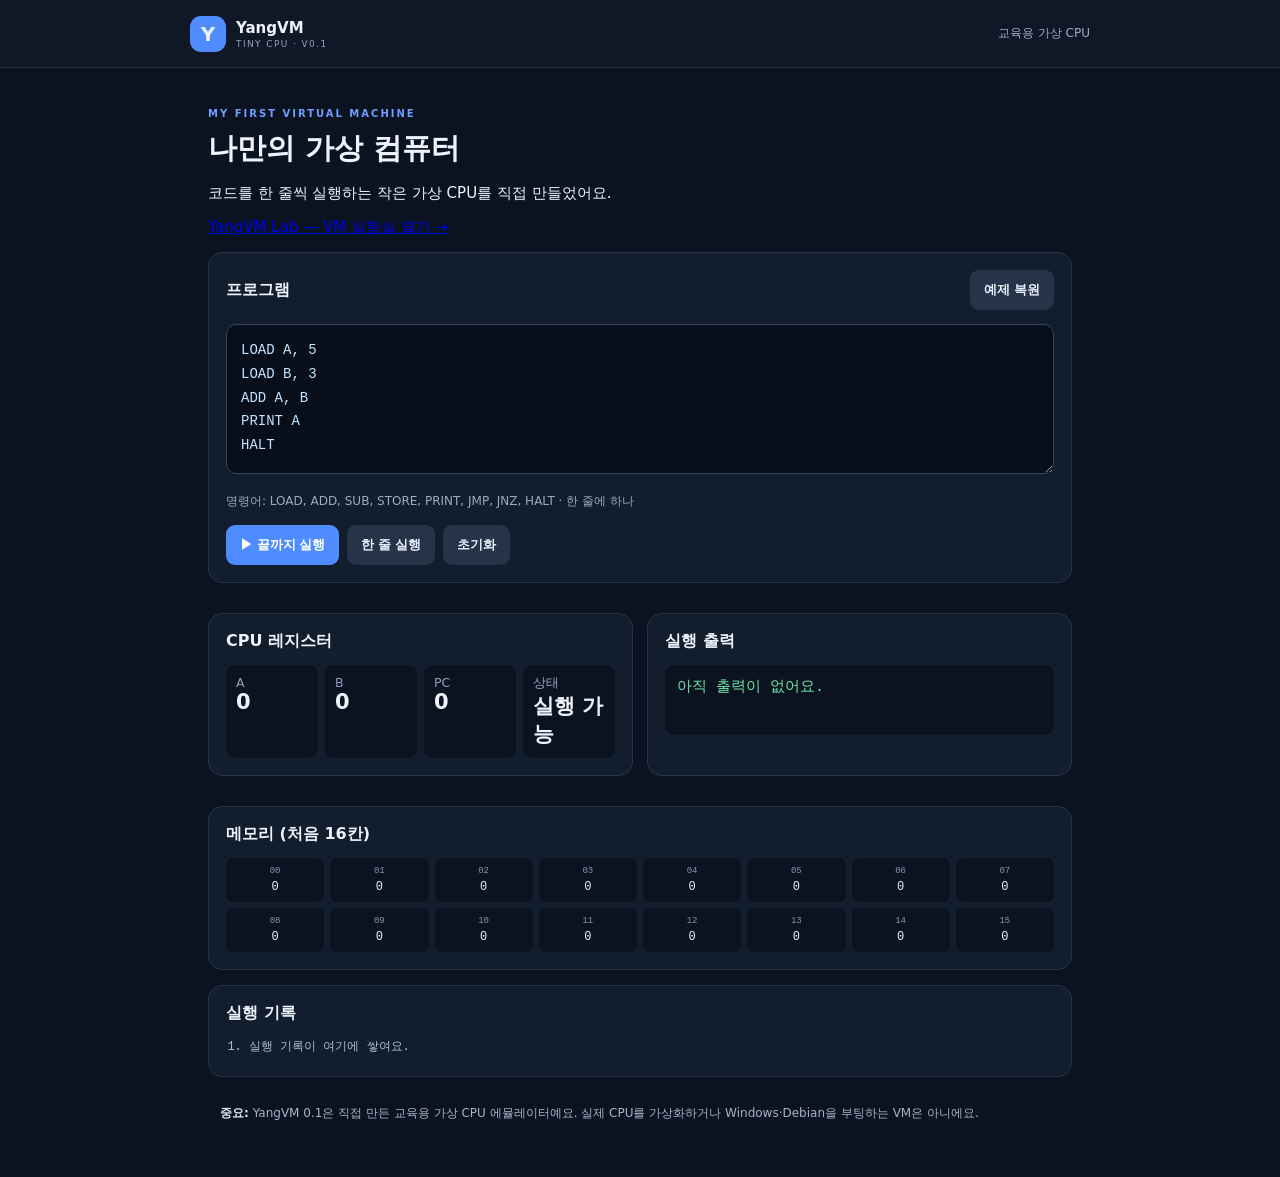
<file: index.html>
<!doctype html>
<html lang="ko">
<head>
<meta charset="utf-8"><meta name="viewport" content="width=device-width,initial-scale=1"><meta name="theme-color" content="#101827">
<title>YangVM · Tiny CPU</title><link rel="stylesheet" href="style.css">
</head>
<body>
<header class="top"><div class="brand"><span class="mark">Y</span><div><strong>YangVM</strong><small>TINY CPU · V0.1</small></div></div><span class="status">교육용 가상 CPU</span></header>
<main>
<section class="intro"><p class="eyebrow">MY FIRST VIRTUAL MACHINE</p><h1>나만의 가상 컴퓨터</h1><p>코드를 한 줄씩 실행하는 작은 가상 CPU를 직접 만들었어요.</p><p><a href="./lab.html">YangVM Lab — VM 실험실 열기 →</a></p></section>
<section class="panel"><div class="section-head"><h2>프로그램</h2><button id="resetCode" class="secondary">예제 복원</button></div>
<textarea id="program" spellcheck="false" aria-label="가상 CPU 프로그램">LOAD A, 5
LOAD B, 3
ADD A, B
PRINT A
HALT</textarea>
<div class="help">명령어: LOAD, ADD, SUB, STORE, PRINT, JMP, JNZ, HALT · 한 줄에 하나</div>
<div class="buttons"><button id="run" class="primary">▶ 끝까지 실행</button><button id="step" class="secondary">한 줄 실행</button><button id="restart" class="secondary">초기화</button></div></section>
<section class="grid">
<div class="panel"><h2>CPU 레지스터</h2><div class="regs"><div><small>A</small><strong id="regA">0</strong></div><div><small>B</small><strong id="regB">0</strong></div><div><small>PC</small><strong id="pc">0</strong></div><div><small>상태</small><strong id="state">준비</strong></div></div></div>
<div class="panel"><h2>실행 출력</h2><pre id="output">여기에 PRINT 결과가 표시돼요.</pre></div></section>
<section class="panel"><h2>메모리 (처음 16칸)</h2><div id="memory" class="memory"></div></section>
<section class="panel"><h2>실행 기록</h2><ol id="log"><li>프로그램을 실행해 보세요.</li></ol></section>
<p class="notice"><b>중요:</b> YangVM 0.1은 직접 만든 교육용 가상 CPU 에뮬레이터예요. 실제 CPU를 가상화하거나 Windows·Debian을 부팅하는 VM은 아니에요.</p>
</main><script src="script.js"></script></body></html>
</file>
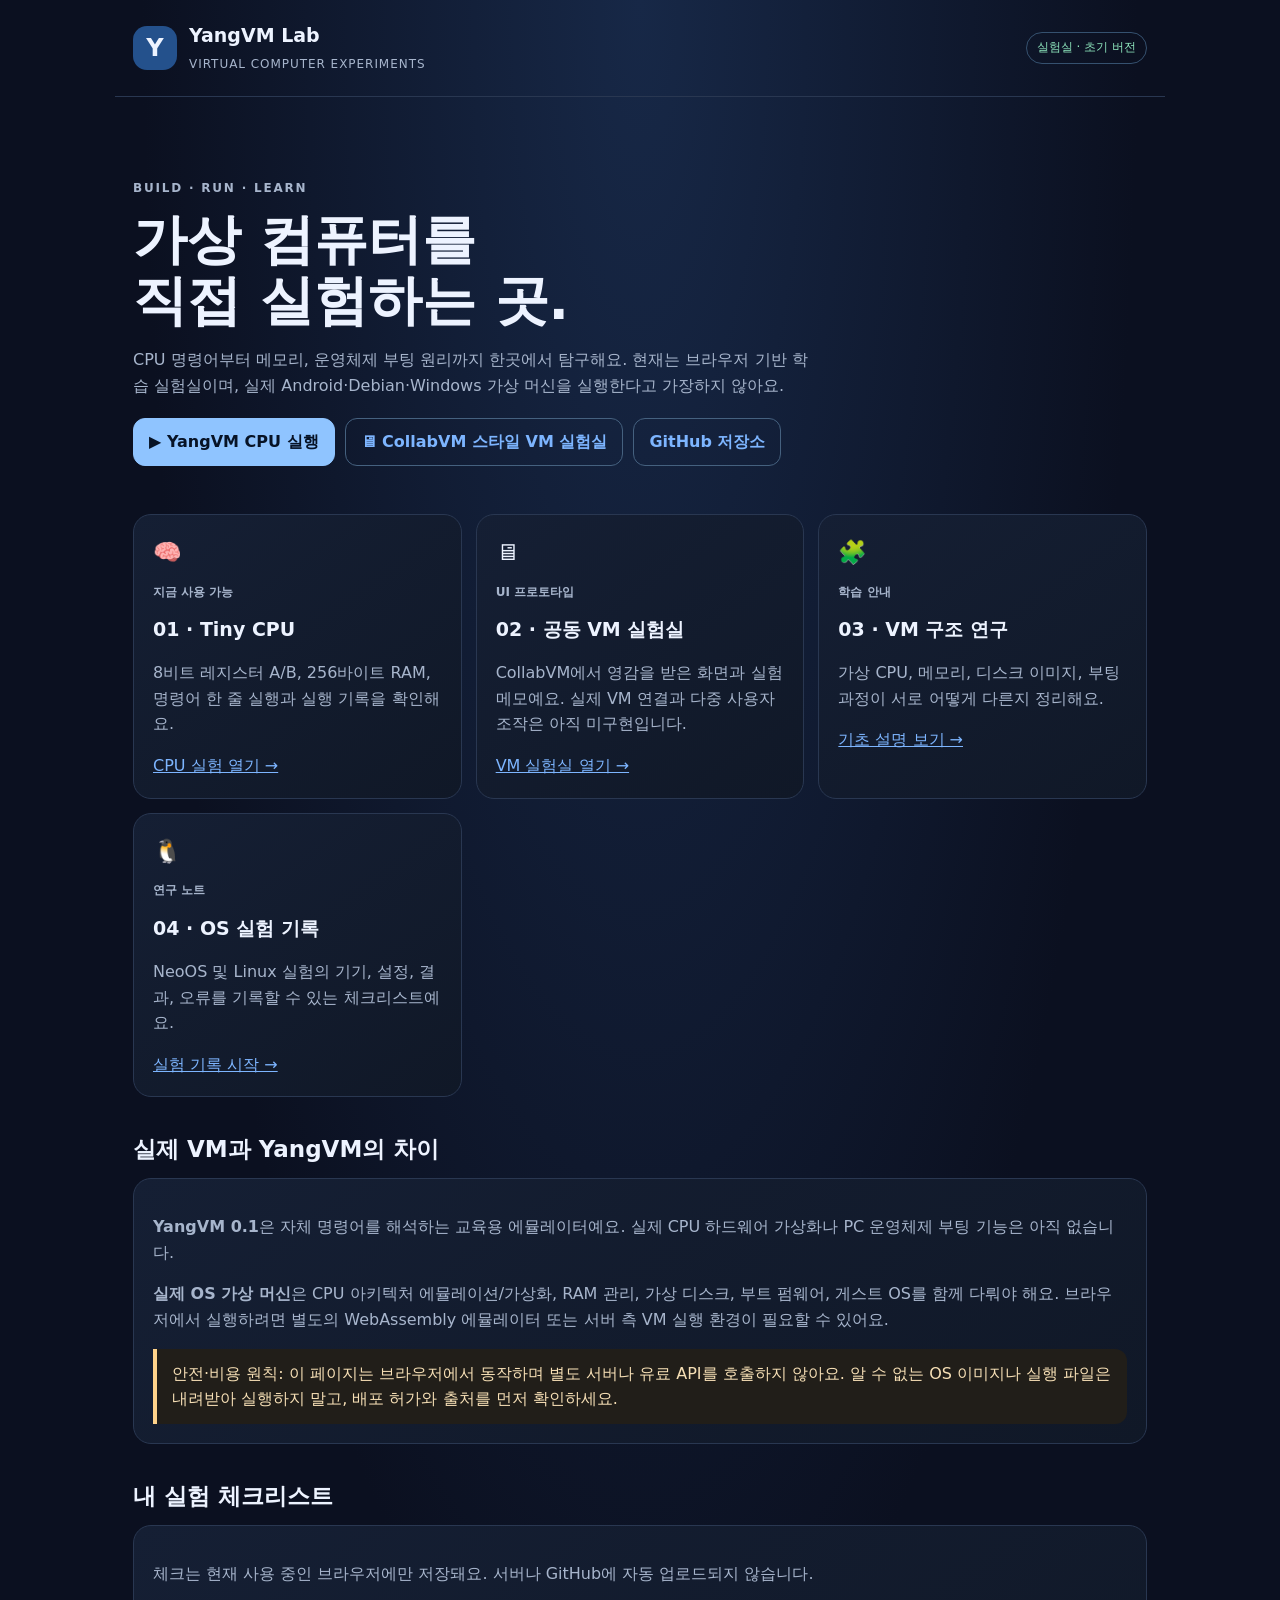
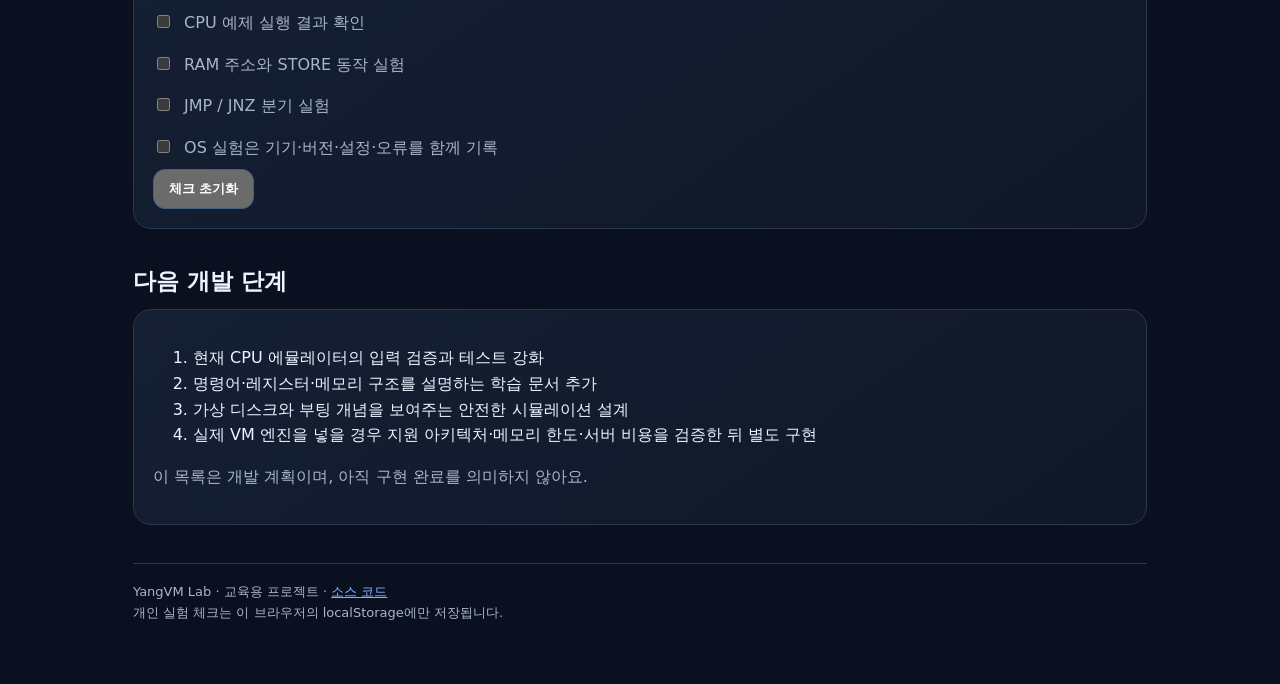
<file: lab.html>
<!doctype html>
<html lang="ko">
<head>
<meta charset="utf-8">
<meta name="viewport" content="width=device-width,initial-scale=1">
<meta name="theme-color" content="#101827">
<meta name="description" content="YangVM Lab — 브라우저에서 CPU 에뮬레이터를 실험하고 운영체제와 가상화 원리를 배우는 실험실">
<title>YangVM Lab · 가상 컴퓨터 실험실</title>
<style>
:root{color-scheme:dark;--bg:#0b1020;--panel:#131c30;--line:#293751;--text:#edf3ff;--muted:#a7b5cc;--blue:#7db5ff;--green:#8ee6bd;--amber:#ffd38b}
*{box-sizing:border-box}body{margin:0;background:radial-gradient(ellipse at top,#172847 0,#0b1020 55%);color:var(--text);font:16px/1.6 system-ui,-apple-system,"Noto Sans KR",sans-serif}a{color:var(--blue)}a:focus,button:focus{outline:2px solid var(--amber);outline-offset:3px}.top{max-width:1050px;margin:auto;padding:20px 18px;display:flex;justify-content:space-between;align-items:center;gap:12px;border-bottom:1px solid var(--line)}.brand{display:flex;align-items:center;gap:12px}.mark{display:grid;place-items:center;width:44px;height:44px;border-radius:14px;background:#24518c;font-weight:900;font-size:24px}.brand strong{display:block;font-size:19px}.brand small,.tag{color:var(--muted);font-size:12px;letter-spacing:.08em}.pill{border:1px solid #35516f;border-radius:99px;padding:5px 10px;color:var(--green);font-size:12px}main{max-width:1050px;margin:auto;padding:28px 18px 60px}.hero{padding:28px 0 24px}.eyebrow{color:var(--green);font-size:12px;letter-spacing:.15em;font-weight:800}.hero h1{font-size:clamp(32px,7vw,54px);line-height:1.12;margin:10px 0}.hero p{color:var(--muted);max-width:690px}.actions{display:flex;gap:10px;flex-wrap:wrap;margin-top:20px}.btn{display:inline-block;text-decoration:none;border:1px solid #45617f;padding:10px 15px;border-radius:12px;font-weight:700}.btn.primary{background:#8fc4ff;color:#071326;border-color:#8fc4ff}.grid{display:grid;grid-template-columns:repeat(auto-fit,minmax(min(100%,270px),1fr));gap:14px;margin:18px 0}.card,.panel{background:linear-gradient(145deg,#151f34,#101827);border:1px solid var(--line);border-radius:18px;padding:19px;min-width:0}.card h2,.panel h2{font-size:19px;margin:8px 0}.card p,.panel p,.card li{color:var(--muted)}.icon{font-size:23px}.status{color:var(--amber);font-size:12px;font-weight:800}.section-title{margin:34px 0 10px;font-size:23px}.terminal{background:#070b13;border:1px solid #26354d;border-radius:14px;padding:15px;overflow:auto;color:#b8f7d6;font:13px/1.7 ui-monospace,SFMono-Regular,Consolas,monospace;white-space:pre-wrap}.terminal button{font:inherit;color:#dceaff;background:#17243a;border:1px solid #40536f;border-radius:8px;padding:5px 9px;margin:0 5px 8px 0}.notice{border-left:4px solid var(--amber);padding:12px 15px;background:#211e19;border-radius:0 12px 12px 0;color:#f6dfb5}.checklist label{display:block;padding:8px 0;color:var(--muted)}.checklist input{margin-right:9px;accent-color:#8fc4ff}footer{border-top:1px solid var(--line);margin-top:38px;padding-top:18px;color:var(--muted);font-size:13px}code{color:#d5e5ff;background:#1c2940;padding:2px 5px;border-radius:5px}@media(min-width:700px){.hero{padding:42px 0 30px}}
</style>
</head>
<body>
<header class="top"><div class="brand"><span class="mark">Y</span><div><strong>YangVM Lab</strong><small>VIRTUAL COMPUTER EXPERIMENTS</small></div></div><span class="pill">실험실 · 초기 버전</span></header>
<main>
<section class="hero"><p class="eyebrow">BUILD · RUN · LEARN</p><h1>가상 컴퓨터를<br>직접 실험하는 곳.</h1><p>CPU 명령어부터 메모리, 운영체제 부팅 원리까지 한곳에서 탐구해요. 현재는 브라우저 기반 학습 실험실이며, 실제 Android·Debian·Windows 가상 머신을 실행한다고 가장하지 않아요.</p><div class="actions"><a class="btn primary" href="./index.html">▶ YangVM CPU 실행</a><a class="btn" href="./vm.html">🖥 CollabVM 스타일 VM 실험실</a><a class="btn" href="https://github.com/gw140427-rgb/Repository-YangVM-Description-A-simple-virtual-machine-project-built-on-Android-Visibility-Public">GitHub 저장소</a></div></section>
<div class="grid">
<article class="card"><span class="icon">🧠</span><p class="status">지금 사용 가능</p><h2>01 · Tiny CPU</h2><p>8비트 레지스터 A/B, 256바이트 RAM, 명령어 한 줄 실행과 실행 기록을 확인해요.</p><a href="./index.html">CPU 실험 열기 →</a></article>
<article class="card"><span class="icon">🖥</span><p class="status">UI 프로토타입</p><h2>02 · 공동 VM 실험실</h2><p>CollabVM에서 영감을 받은 화면과 실험 메모예요. 실제 VM 연결과 다중 사용자 조작은 아직 미구현입니다.</p><a href="./vm.html">VM 실험실 열기 →</a></article>
<article class="card"><span class="icon">🧩</span><p class="status">학습 안내</p><h2>03 · VM 구조 연구</h2><p>가상 CPU, 메모리, 디스크 이미지, 부팅 과정이 서로 어떻게 다른지 정리해요.</p><a href="#vm-basics">기초 설명 보기 →</a></article>
<article class="card"><span class="icon">🐧</span><p class="status">연구 노트</p><h2>04 · OS 실험 기록</h2><p>NeoOS 및 Linux 실험의 기기, 설정, 결과, 오류를 기록할 수 있는 체크리스트예요.</p><a href="#notes">실험 기록 시작 →</a></article>
</div>
<section id="vm-basics"><h2 class="section-title">실제 VM과 YangVM의 차이</h2><div class="panel"><p><b>YangVM 0.1</b>은 자체 명령어를 해석하는 교육용 에뮬레이터예요. 실제 CPU 하드웨어 가상화나 PC 운영체제 부팅 기능은 아직 없습니다.</p><p><b>실제 OS 가상 머신</b>은 CPU 아키텍처 에뮬레이션/가상화, RAM 관리, 가상 디스크, 부트 펌웨어, 게스트 OS를 함께 다뤄야 해요. 브라우저에서 실행하려면 별도의 WebAssembly 에뮬레이터 또는 서버 측 VM 실행 환경이 필요할 수 있어요.</p><div class="notice">안전·비용 원칙: 이 페이지는 브라우저에서 동작하며 별도 서버나 유료 API를 호출하지 않아요. 알 수 없는 OS 이미지나 실행 파일은 내려받아 실행하지 말고, 배포 허가와 출처를 먼저 확인하세요.</div></div></section>
<section id="notes"><h2 class="section-title">내 실험 체크리스트</h2><div class="panel checklist"><p>체크는 현재 사용 중인 브라우저에만 저장돼요. 서버나 GitHub에 자동 업로드되지 않습니다.</p><label><input type="checkbox" data-check="cpu"> CPU 예제 실행 결과 확인</label><label><input type="checkbox" data-check="memory"> RAM 주소와 STORE 동작 실험</label><label><input type="checkbox" data-check="branch"> JMP / JNZ 분기 실험</label><label><input type="checkbox" data-check="os"> OS 실험은 기기·버전·설정·오류를 함께 기록</label><button class="btn" id="clearChecks" type="button">체크 초기화</button></div></section>
<section><h2 class="section-title">다음 개발 단계</h2><div class="panel"><ol><li>현재 CPU 에뮬레이터의 입력 검증과 테스트 강화</li><li>명령어·레지스터·메모리 구조를 설명하는 학습 문서 추가</li><li>가상 디스크와 부팅 개념을 보여주는 안전한 시뮬레이션 설계</li><li>실제 VM 엔진을 넣을 경우 지원 아키텍처·메모리 한도·서버 비용을 검증한 뒤 별도 구현</li></ol><p>이 목록은 개발 계획이며, 아직 구현 완료를 의미하지 않아요.</p></div></section>
<footer>YangVM Lab · 교육용 프로젝트 · <a href="https://github.com/gw140427-rgb/Repository-YangVM-Description-A-simple-virtual-machine-project-built-on-Android-Visibility-Public">소스 코드</a><br>개인 실험 체크는 이 브라우저의 localStorage에만 저장됩니다.</footer>
</main>
<script>
document.querySelectorAll("[data-check]").forEach(el=>{const key="yangvm-lab-"+el.dataset.check;try{el.checked=localStorage.getItem(key)==="1";el.addEventListener("change",()=>{try{localStorage.setItem(key,el.checked?"1":"0")}catch(e){}})}catch(e){}});
document.getElementById("clearChecks").addEventListener("click",()=>{document.querySelectorAll("[data-check]").forEach(el=>{el.checked=false;try{localStorage.removeItem("yangvm-lab-"+el.dataset.check)}catch(e){}})});
</script>
</body>
</html>
</file>
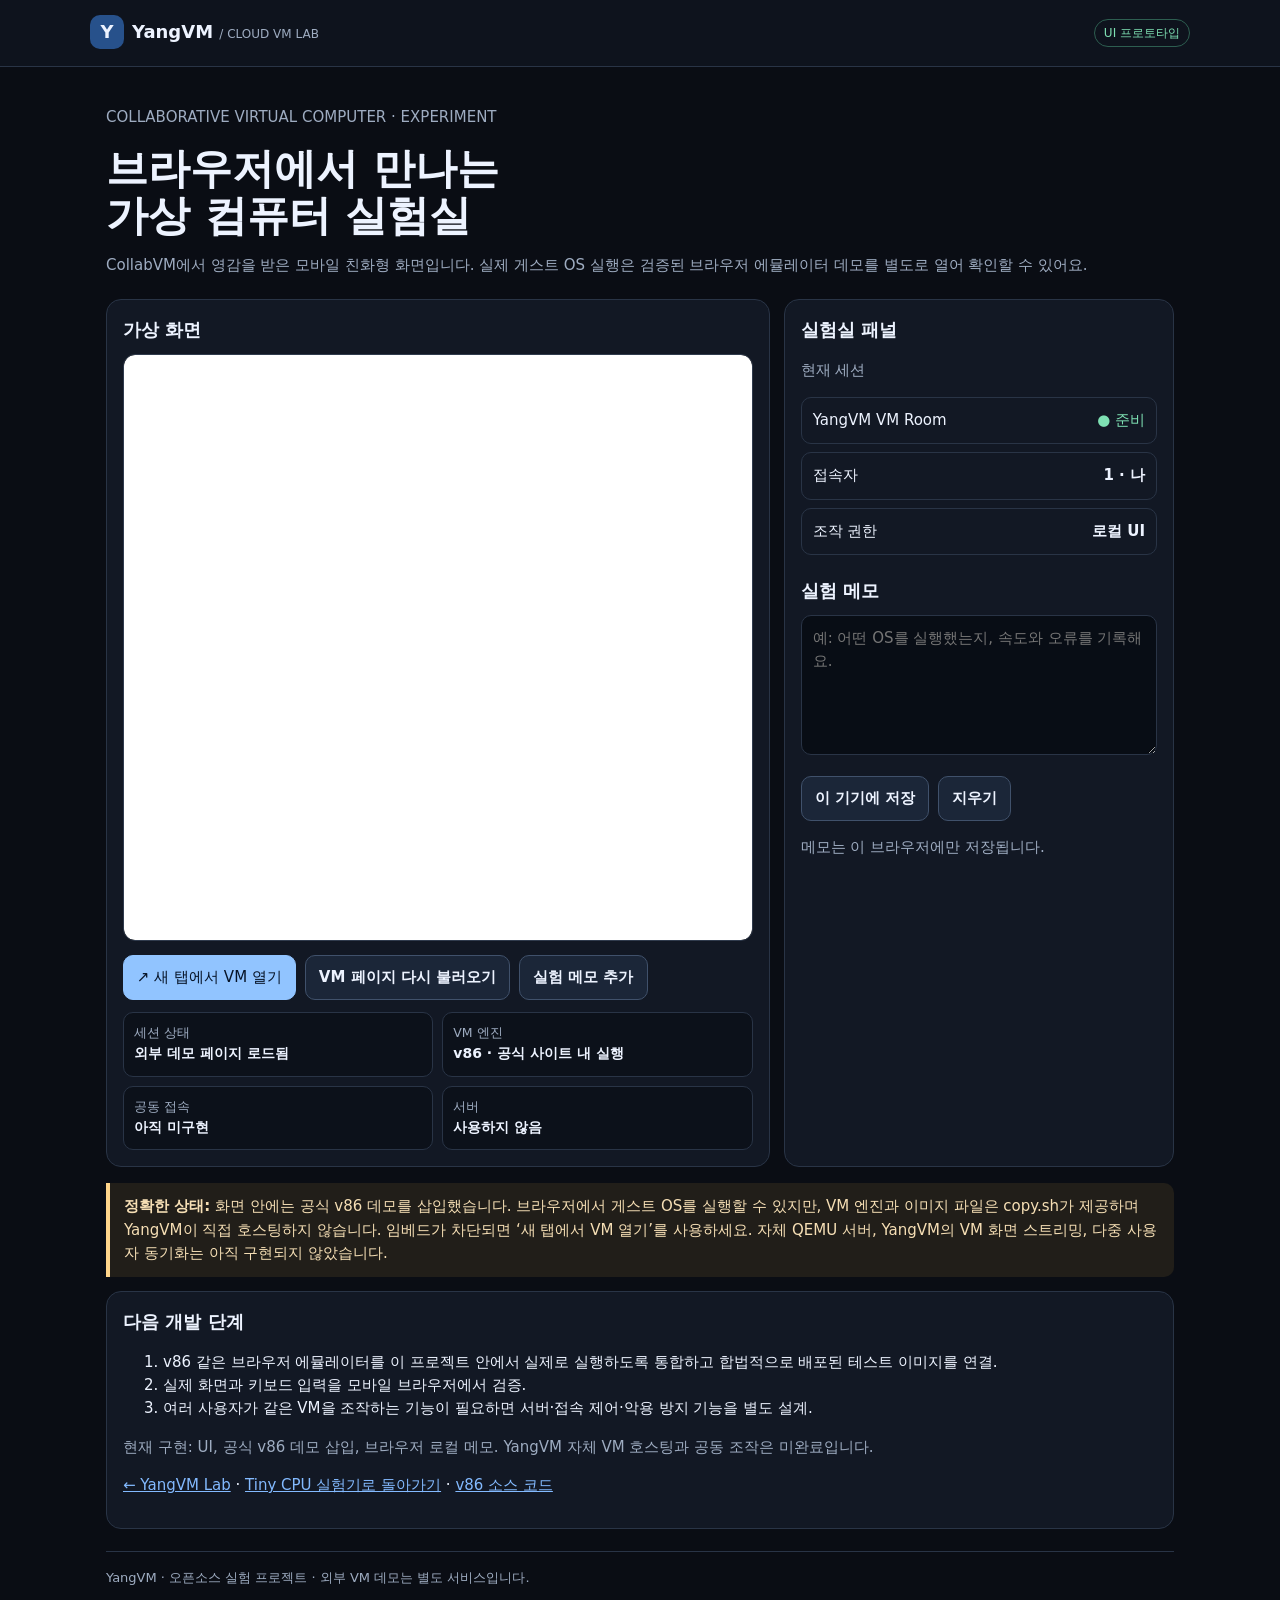
<file: vm.html>
<!doctype html>
<html lang="ko">
<head>
<meta charset="utf-8"><meta name="viewport" content="width=device-width,initial-scale=1"><meta name="theme-color" content="#0a0d14">
<meta name="description" content="YangVM 공동 가상 컴퓨터 실험실 UI 프로토타입">
<title>YangVM · Cloud VM Lab</title>
<style>
:root{color-scheme:dark;--bg:#0a0d14;--panel:#121824;--line:#293446;--text:#edf3ff;--muted:#9eacc1;--blue:#83baff;--green:#7ee0b3;--amber:#ffd58a}
*{box-sizing:border-box}body{margin:0;background:var(--bg);color:var(--text);font:15px/1.55 system-ui,-apple-system,"Noto Sans KR",sans-serif}a{color:var(--blue)}button,a.btn{font:inherit}header{display:flex;align-items:center;justify-content:space-between;gap:12px;padding:15px max(16px,calc((100% - 1100px)/2));border-bottom:1px solid var(--line);background:#0e131d;position:sticky;top:0}.brand{font-weight:850;font-size:18px}.brand span{display:inline-grid;place-items:center;background:#27518b;border-radius:10px;width:34px;height:34px;margin-right:8px}.tag{font-size:12px;color:var(--green);border:1px solid #2d5e50;border-radius:30px;padding:4px 9px}main{max-width:1100px;margin:auto;padding:24px 16px 50px}.intro h1{font-size:clamp(28px,6vw,42px);line-height:1.12;margin:8px 0}.muted{color:var(--muted)}.layout{display:grid;grid-template-columns:minmax(0,1fr);gap:14px;margin-top:22px}.panel{background:var(--panel);border:1px solid var(--line);border-radius:15px;padding:16px;min-width:0}.screen{background:#05070b;border:1px solid #303b4d;border-radius:12px;min-height:230px;display:grid;place-items:center;text-align:center;padding:18px;position:relative;overflow:hidden}.screen:before{content:"";position:absolute;inset:0;background:repeating-linear-gradient(0deg,transparent 0 3px,#ffffff04 4px 5px);pointer-events:none}.screen-content{position:relative;max-width:430px}.screen h2{font-size:20px;margin:8px 0}.screen .symbol{font-size:44px;opacity:.85}.actions{display:flex;gap:9px;flex-wrap:wrap;margin-top:14px}.btn,button{display:inline-block;border:1px solid #40516b;border-radius:10px;padding:10px 13px;text-decoration:none;background:#1b2638;color:var(--text);font-weight:700;cursor:pointer}.primary{background:#91c4ff;color:#061326;border-color:#91c4ff}.warn{color:var(--amber)}.stats{display:grid;grid-template-columns:repeat(2,minmax(0,1fr));gap:9px;margin-top:12px}.stat{background:#0c111a;border:1px solid var(--line);border-radius:10px;padding:10px}.stat small{display:block;color:var(--muted)}.stat strong{font-size:14px}.room-list{display:grid;gap:8px}.room{border:1px solid var(--line);padding:11px;border-radius:10px;display:flex;justify-content:space-between;gap:8px}.dot{color:var(--green)}.notice{border-left:4px solid var(--amber);background:#211e19;color:#f6dfb5;border-radius:0 10px 10px 0;padding:12px 14px;margin-top:16px}h2{font-size:18px;margin:0 0 10px}footer{color:var(--muted);font-size:13px;margin-top:22px;border-top:1px solid var(--line);padding-top:16px}@media(min-width:760px){.layout{grid-template-columns:minmax(0,1.7fr) minmax(250px,1fr)}.screen{min-height:390px}.stats{grid-template-columns:repeat(2,minmax(0,1fr))}}
</style>
</head>
<body>
<header><div class="brand"><span>Y</span>YangVM <span style="font-size:12px;font-weight:500;color:#9eacc1;background:none;width:auto;margin:0">/ CLOUD VM LAB</span></div><span class="tag">UI 프로토타입</span></header>
<main>
<section class="intro"><p class="muted">COLLABORATIVE VIRTUAL COMPUTER · EXPERIMENT</p><h1>브라우저에서 만나는<br>가상 컴퓨터 실험실</h1><p class="muted">CollabVM에서 영감을 받은 모바일 친화형 화면입니다. 실제 게스트 OS 실행은 검증된 브라우저 에뮬레이터 데모를 별도로 열어 확인할 수 있어요.</p></section>
<div class="layout">
<section class="panel">
<h2>가상 화면</h2>
<div class="screen" id="screen" style="display:block;min-height:360px;padding:0"><iframe id="vmFrame" title="공식 v86 브라우저 가상 컴퓨터 데모" src="https://copy.sh/v86/?profile=kolibrios" loading="lazy" referrerpolicy="strict-origin-when-cross-origin" allow="fullscreen; gamepad" allowfullscreen style="display:block;width:100%;height:65vh;min-height:360px;border:0;border-radius:11px;background:#05070b"></iframe></div>
<div class="actions"><a class="btn primary" href="https://copy.sh/v86/?profile=kolibrios" target="_blank" rel="noopener noreferrer">↗ 새 탭에서 VM 열기</a><button id="reload">VM 페이지 다시 불러오기</button><button id="notes">실험 메모 추가</button></div>
<div class="stats"><div class="stat"><small>세션 상태</small><strong id="state">외부 데모 로딩</strong></div><div class="stat"><small>VM 엔진</small><strong>v86 · 공식 사이트 내 실행</strong></div><div class="stat"><small>공동 접속</small><strong>아직 미구현</strong></div><div class="stat"><small>서버</small><strong>사용하지 않음</strong></div></div>
</section>
<aside class="panel">
<h2>실험실 패널</h2><p class="muted">현재 세션</p><div class="room-list"><div class="room"><span>YangVM VM Room</span><span class="dot">● 준비</span></div><div class="room"><span>접속자</span><strong>1 · 나</strong></div><div class="room"><span>조작 권한</span><strong>로컬 UI</strong></div></div>
<h2 style="margin-top:22px">실험 메모</h2><textarea id="memo" rows="5" style="width:100%;resize:vertical;background:#080d15;color:var(--text);border:1px solid var(--line);border-radius:10px;padding:11px;font:inherit" placeholder="예: 어떤 OS를 실행했는지, 속도와 오류를 기록해요."></textarea><div class="actions"><button id="save">이 기기에 저장</button><button id="clear">지우기</button></div><p class="muted" id="saveState" aria-live="polite">메모는 이 브라우저에만 저장됩니다.</p>
</aside>
</div>
<div class="notice"><b>정확한 상태:</b> 화면 안에는 공식 v86 데모를 삽입했습니다. 브라우저에서 게스트 OS를 실행할 수 있지만, VM 엔진과 이미지 파일은 copy.sh가 제공하며 YangVM이 직접 호스팅하지 않습니다. 임베드가 차단되면 ‘새 탭에서 VM 열기’를 사용하세요. 자체 QEMU 서버, YangVM의 VM 화면 스트리밍, 다중 사용자 동기화는 아직 구현되지 않았습니다.</div>
<section class="panel" style="margin-top:14px"><h2>다음 개발 단계</h2><ol><li>v86 같은 브라우저 에뮬레이터를 이 프로젝트 안에서 실제로 실행하도록 통합하고 합법적으로 배포된 테스트 이미지를 연결.</li><li>실제 화면과 키보드 입력을 모바일 브라우저에서 검증.</li><li>여러 사용자가 같은 VM을 조작하는 기능이 필요하면 서버·접속 제어·악용 방지 기능을 별도 설계.</li></ol><p class="muted">현재 구현: UI, 공식 v86 데모 삽입, 브라우저 로컬 메모. YangVM 자체 VM 호스팅과 공동 조작은 미완료입니다.</p><p><a href="./lab.html">← YangVM Lab</a> · <a href="./index.html">Tiny CPU 실험기로 돌아가기</a> · <a href="https://github.com/copy/v86" target="_blank" rel="noopener noreferrer">v86 소스 코드</a></p></section>
<footer>YangVM · 오픈소스 실험 프로젝트 · 외부 VM 데모는 별도 서비스입니다.</footer>
</main>
<script>
const $=id=>document.getElementById(id);
$("reload").addEventListener("click",()=>{$("vmFrame").src="https://copy.sh/v86/?profile=kolibrios";$("state").textContent="외부 데모 다시 불러오는 중";});
$("vmFrame").addEventListener("load",()=>{$("state").textContent="외부 데모 페이지 로드됨";});
$("notes").addEventListener("click",()=>{$("memo").focus();$("memo").scrollIntoView({behavior:"smooth",block:"center"});});
try{$("memo").value=localStorage.getItem("yangvm-vm-notes")||"";}catch(e){}
$("save").addEventListener("click",()=>{try{localStorage.setItem("yangvm-vm-notes",$("memo").value);$("saveState").textContent="저장 완료 · 현재 브라우저에만 저장됨";}catch(e){$("saveState").textContent="저장할 수 없습니다. 브라우저 저장 설정을 확인해 주세요."; }});
$("clear").addEventListener("click",()=>{$("memo").value="";try{localStorage.removeItem("yangvm-vm-notes");}catch(e){}$("saveState").textContent="메모를 지웠습니다.";});
</script>
</body>
</html>
</file>
<file: style.css>
*{box-sizing:border-box}body{margin:0;background:#0b1220;color:#eef3fb;font:15px system-ui,-apple-system,"Noto Sans KR",sans-serif}.top{height:68px;padding:0 max(18px,calc((100% - 900px)/2));display:flex;align-items:center;justify-content:space-between;border-bottom:1px solid #243047;background:#101827}.brand{display:flex;gap:10px;align-items:center}.mark{width:36px;height:36px;border-radius:11px;background:#4f8cff;display:grid;place-items:center;font-weight:900;font-size:20px}.brand strong,.brand small{display:block}.brand small{font-size:9px;letter-spacing:1.4px;color:#91a2bc;margin-top:2px}.status,.help{font-size:12px;color:#9aabc2}main{max-width:900px;margin:auto;padding:30px 18px}.eyebrow{font-size:10px;letter-spacing:2px;color:#6e9eff;font-weight:800}.intro h1{font-size:29px;margin:8px 0}.intro p:last-child{color:#9aabc2}.panel{background:#121d2e;border:1px solid #26344a;border-radius:14px;padding:17px;margin:15px 0}.section-head{display:flex;align-items:center;justify-content:space-between}.section-head h2,h2{font-size:16px;margin:0 0 13px}.section-head h2{margin:0}.primary,.secondary{border:0;border-radius:9px;padding:11px 14px;font-weight:700;cursor:pointer}.primary{background:#4f8cff;color:white}.secondary{background:#26344a;color:#eaf0fa}textarea{width:100%;min-height:150px;resize:vertical;background:#080f1b;color:#c6e5ff;border:1px solid #34445d;border-radius:10px;padding:14px;font:14px/1.7 ui-monospace,monospace;margin:14px 0}.help{line-height:1.6}.buttons{display:flex;gap:8px;flex-wrap:wrap;margin-top:14px}.grid{display:grid;grid-template-columns:1fr 1fr;gap:0 14px}.regs{display:grid;grid-template-columns:repeat(4,1fr);gap:7px}.regs div{background:#0b1220;border-radius:9px;padding:10px}.regs small{display:block;color:#91a2bc}.regs strong{font-size:21px}pre{white-space:pre-wrap;min-height:70px;color:#72e5a8;background:#0b1220;padding:12px;border-radius:9px;margin:0}.memory{display:grid;grid-template-columns:repeat(8,1fr);gap:6px}.cell{background:#0b1220;border-radius:7px;padding:8px 4px;text-align:center;font:12px ui-monospace,monospace}.cell small{display:block;color:#8498b5;font-size:9px;margin-bottom:4px}ol{margin:0;padding-left:23px;color:#aebdd1;font:12px/1.8 ui-monospace,monospace}.notice{font-size:12px;line-height:1.6;color:#a5b5ca;padding:12px}.notice b{color:#dce7f7}@media(max-width:560px){.grid{grid-template-columns:1fr}main{padding:22px 13px}.regs{grid-template-columns:repeat(4,1fr)}}
</file>
